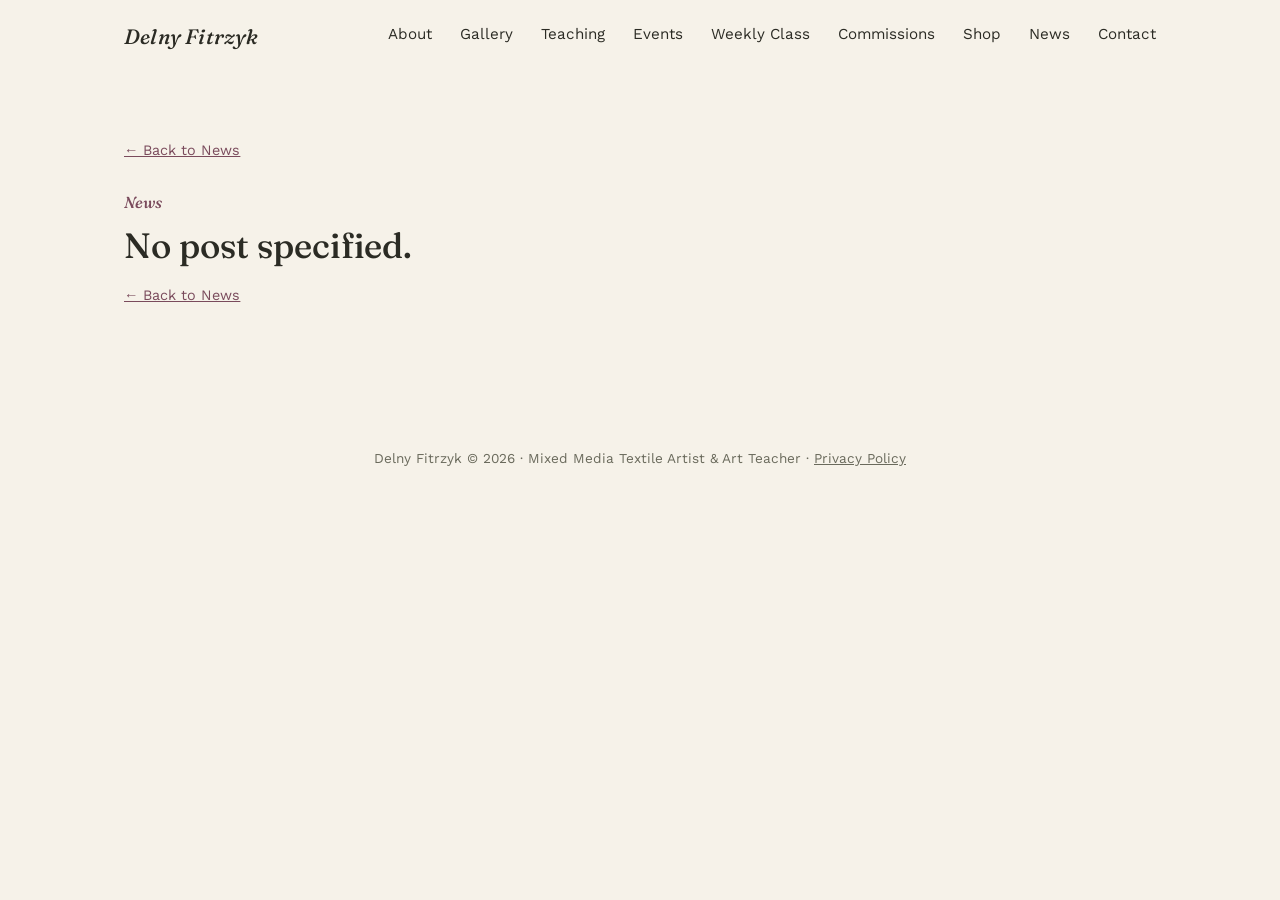
<file: post.html>
<!DOCTYPE html>
<html lang="en">
<head>
<meta charset="UTF-8">
<meta name="viewport" content="width=device-width, initial-scale=1">
<title id="page-title">News — Delny Fitrzyk</title>
<meta name="description" content="News and updates from Delny Fitrzyk, Shropshire mixed media textile artist and art teacher.">
<link rel="icon" href="favicon.svg" type="image/svg+xml">
<link rel="icon" href="favicon-32.png" sizes="32x32" type="image/png">
<link rel="apple-touch-icon" href="apple-touch-icon.png">
<meta name="theme-color" content="#3F4B36">
<meta property="og:type" content="article">
<!-- default share image; replaced with the post's own cover photo when it has one -->
<meta property="og:image" content="https://delny.org/og-image.png">
<meta property="og:site_name" content="Delny Fitrzyk">
<meta property="og:title" content="News — Delny Fitrzyk">
<meta property="og:description" content="News and updates from Delny Fitrzyk, Shropshire mixed media textile artist and art teacher.">
<meta name="twitter:card" content="summary_large_image">
<link rel="stylesheet" href="fonts.css">
<link rel="stylesheet" href="shared.css">
</head>
<body>

<a class="skip-link" href="#main">Skip to content</a>

<header>
  <div class="wrap">
    <div class="brand"><a href="index.html" style="text-decoration:none;">Delny Fitrzyk</a></div>
    <nav>
      <a href="index.html#about">About</a>
      <a href="index.html#gallery">Gallery</a>
      <a href="index.html#teaching">Teaching</a>
      <a href="index.html#events">Events</a>
      <a href="index.html#weekly">Weekly Class</a>
      <a href="index.html#commissions">Commissions</a>
      <a href="index.html#shop">Shop</a>
      <a href="index.html#news">News</a>
      <a href="index.html#contact">Contact</a>
    </nav>
  </div>
</header>

<main id="main">
<section>
  <div class="wrap">
    <a href="index.html#news" class="back-link">&larr; Back to News</a>
    <div id="post-root">
      <p>Loading…</p>
    </div>
  </div>
</section>
</main>

<footer>
  <div class="wrap">Delny Fitrzyk © 2026 · Mixed Media Textile Artist & Art Teacher · <a href="privacy.html" style="text-decoration:underline;">Privacy Policy</a></div>
</footer>

<script src="shared.js"></script>
<script>
function getSlugFromUrl() {
  return new URLSearchParams(window.location.search).get('slug') || '';
}

function renderNotFound(root, message) {
  root.innerHTML = `
    <div class="section-head">
      <span class="eyebrow-plain">News</span>
      <h2>${escapeHtml(message)}</h2>
      <p><a href="index.html#news" class="back-link" style="margin:0;">&larr; Back to News</a></p>
    </div>
  `;
}

// Updates the tab title and the description / share-preview tags to
// match the post being shown, so a shared link or a search result
// describes the post rather than the generic News page.
function setMeta(selector, value) {
  const el = document.querySelector(selector);
  if (el) el.setAttribute('content', value);
}

function renderPost(post) {
  const pageTitle = `${post.Title} — Delny Fitrzyk`;
  document.getElementById('page-title').textContent = pageTitle;
  const summary = (post.Excerpt || '').trim() || 'News and updates from Delny Fitrzyk.';
  setMeta('meta[name="description"]', summary);
  setMeta('meta[property="og:title"]', pageTitle);
  setMeta('meta[property="og:description"]', summary);
  if (post.CoverImageURL) {
    setMeta('meta[property="og:image"]', toImageUrl(post.CoverImageURL, 1200));
  }
  const root = document.getElementById('post-root');
  const cover = post.CoverImageURL
    ? `<img class="post-hero-img" src="${escapeHtml(toImageUrl(post.CoverImageURL, 1200, true))}" alt="${escapeHtml(post.Title)}">`
    : '';
  const extraImages = parseImageList(post['Additional Images']);
  const gallery = extraImages.length
    ? `<div class="post-gallery">${extraImages.map(url => `
        <figure><img src="${escapeHtml(toImageUrl(url, 1000, true))}" alt="${escapeHtml(post.Title)}" loading="lazy"></figure>
      `).join('')}</div>`
    : '';
  root.innerHTML = `
    ${cover}
    <span class="eyebrow-plain">${escapeHtml(post.Date)}</span>
    <h1 style="font-size:clamp(1.8rem,4vw,2.6rem);margin-bottom:24px;">${escapeHtml(post.Title)}</h1>
    <div class="post-body">${renderBodyHtml(post.Body)}</div>
    ${gallery}
    <a href="index.html#news" class="back-link" style="margin-top:2em;margin-bottom:0;">&larr; Back to News</a>
  `;
}

document.addEventListener('DOMContentLoaded', async () => {
  const root = document.getElementById('post-root');
  const slug = getSlugFromUrl();

  if (!slug) {
    renderNotFound(root, "No post specified.");
    return;
  }
  if (SHEET_ID === 'PASTE_YOUR_GOOGLE_SHEET_ID_HERE') {
    renderNotFound(root, "The News section isn't connected to a Google Sheet yet.");
    return;
  }

  try {
    const items = await fetchTab(NEWS_TAB, ['Date', 'Title', 'Excerpt']);
    const post = items.find(p => newsPostSlug(p, items) === slug);
    if (!post) {
      renderNotFound(root, "Couldn't find that post.");
      return;
    }
    renderPost(post);
  } catch (err) {
    console.warn('[Delny site] Post:', err.message);
    renderNotFound(root, "Couldn't load that post right now.");
  }
});
</script>

</body>
</html>
</file>
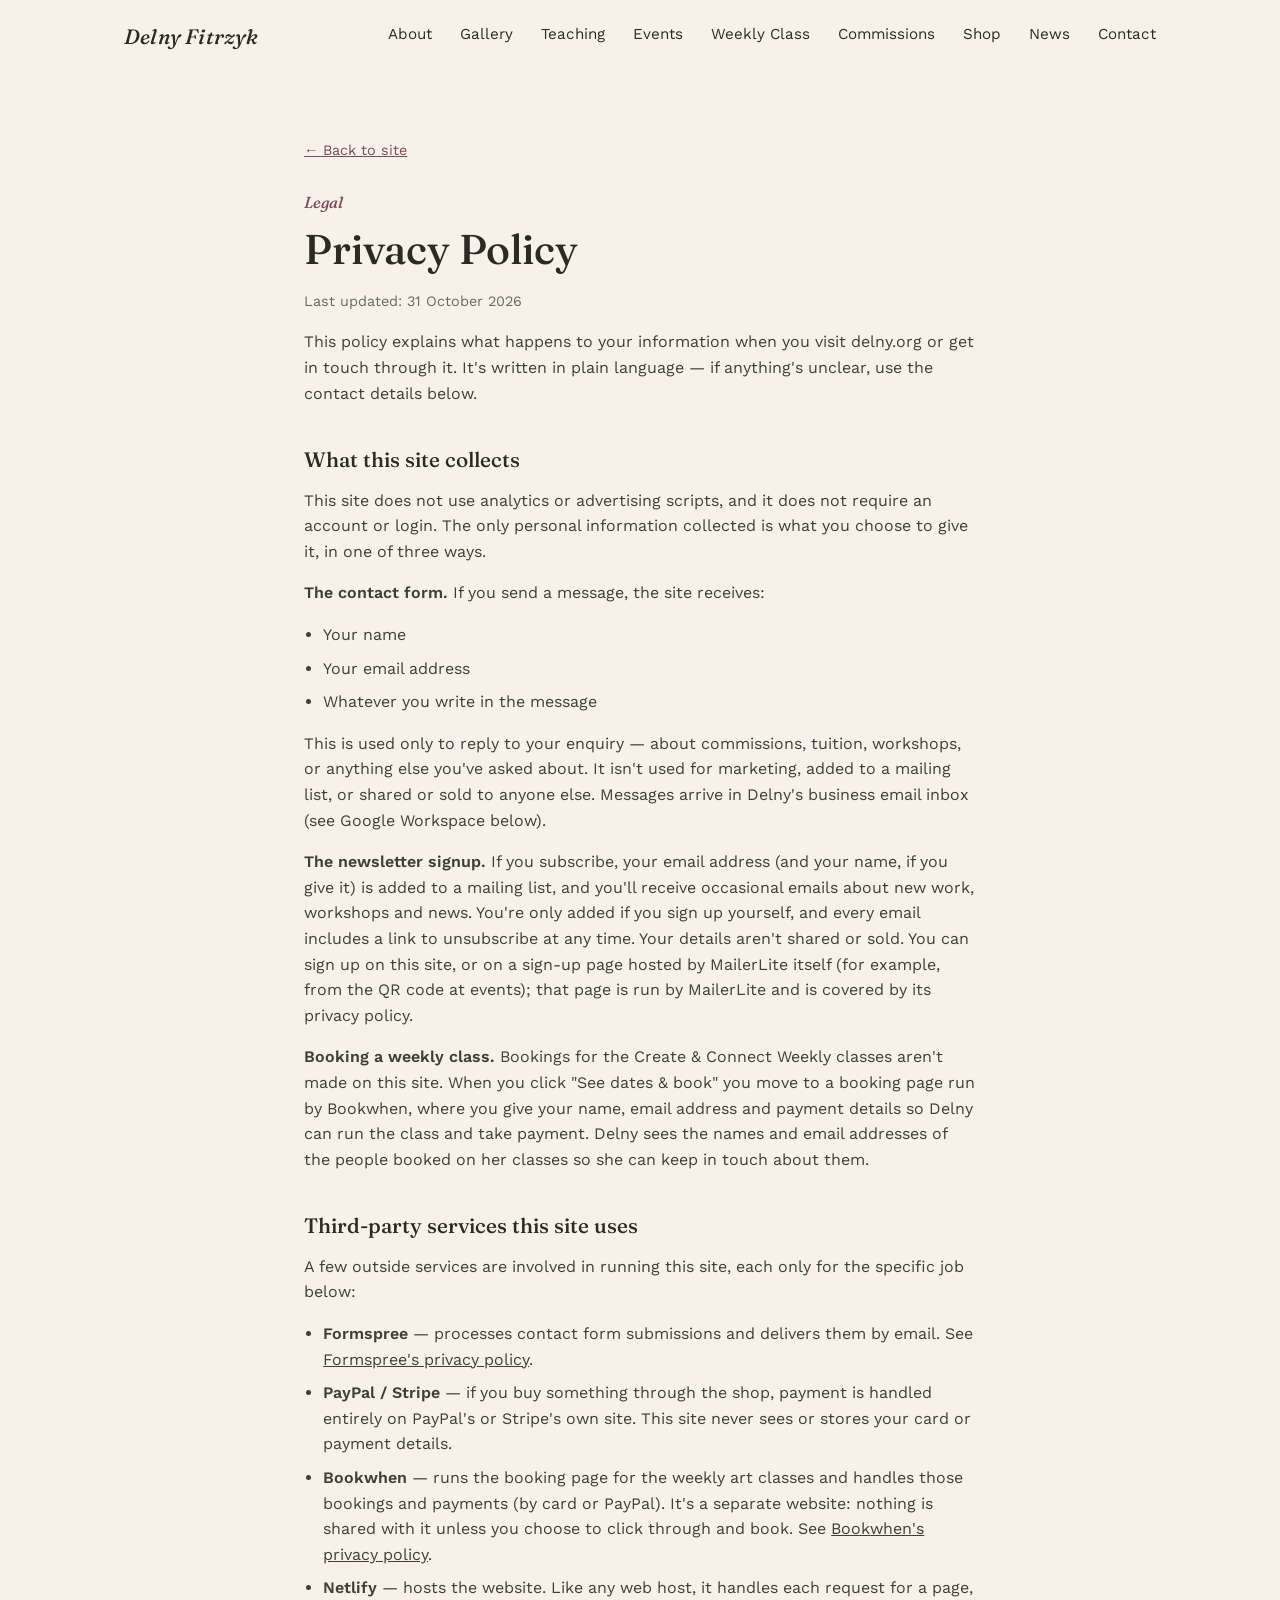
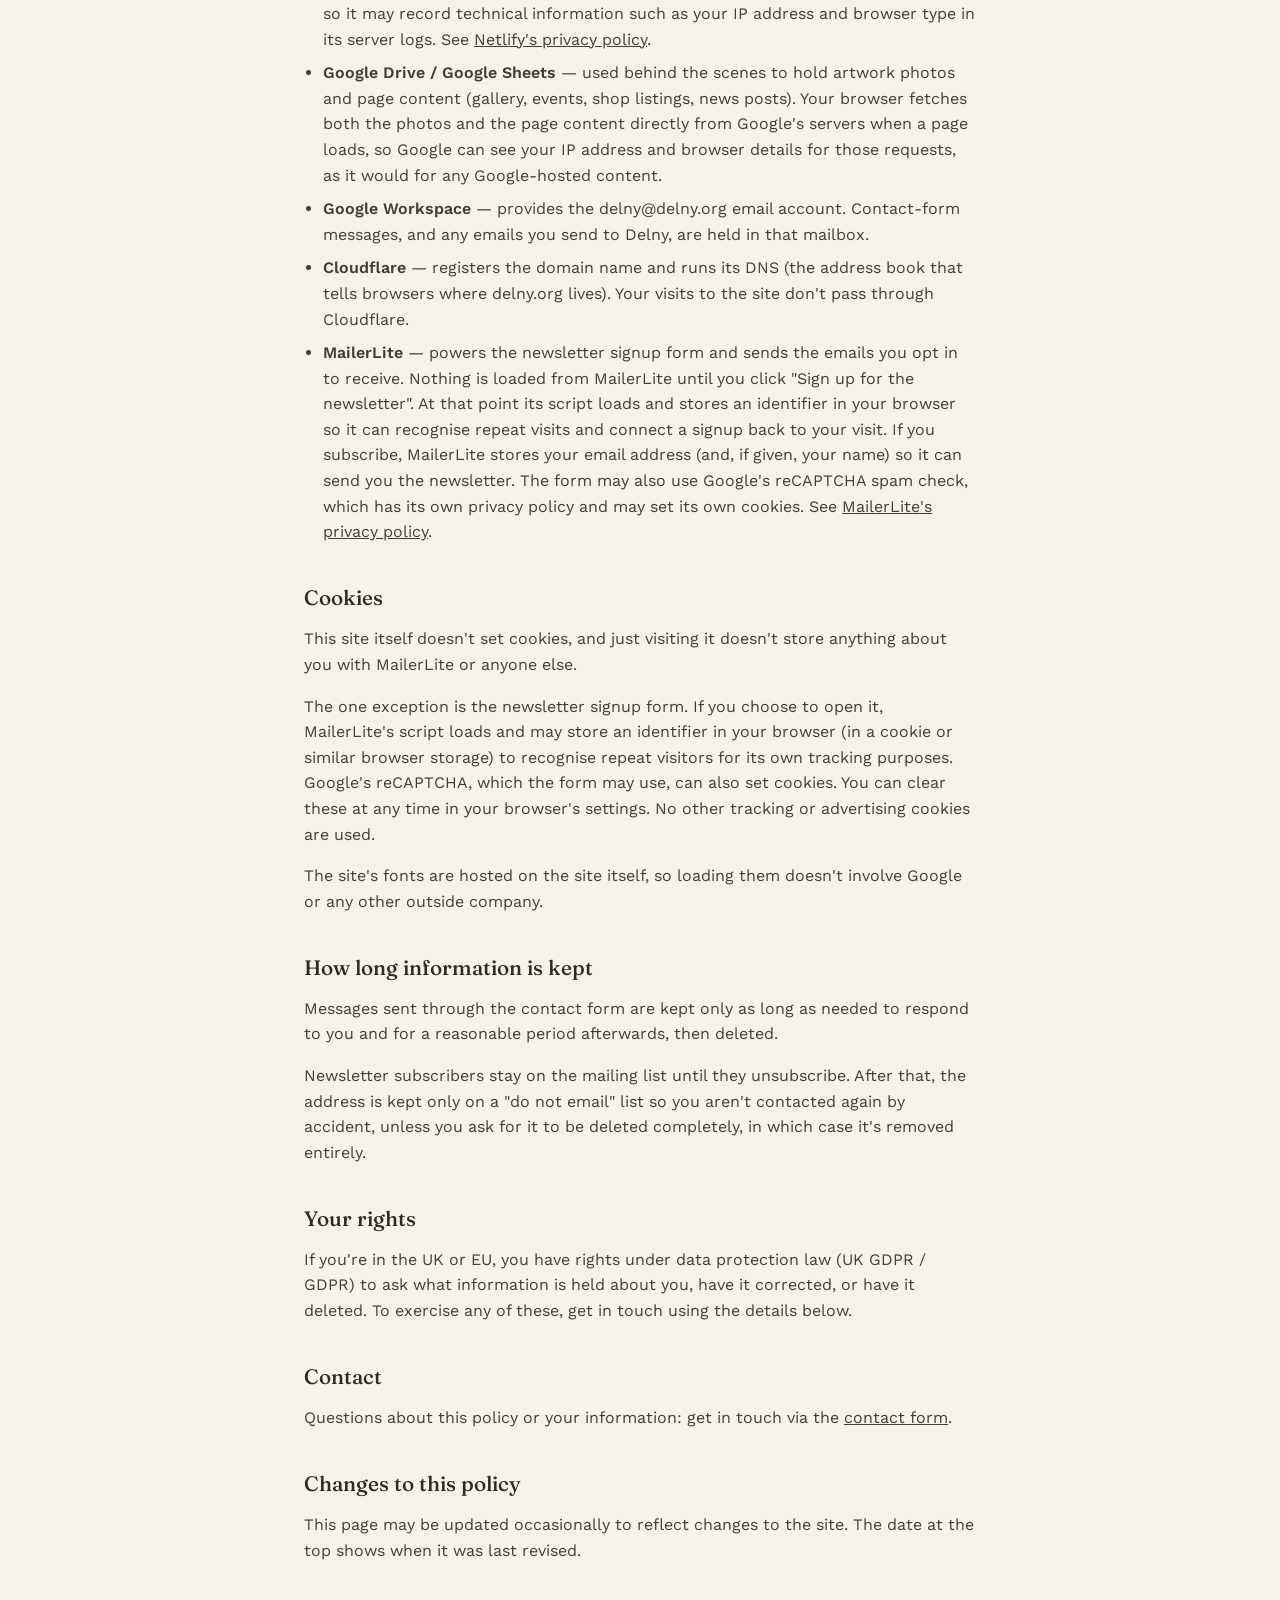
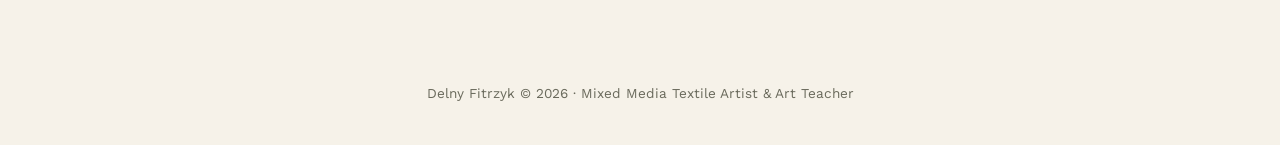
<file: privacy.html>
<!DOCTYPE html>
<html lang="en">
<head>
<meta charset="UTF-8">
<meta name="viewport" content="width=device-width, initial-scale=1">
<title>Privacy Policy — Delny Fitrzyk</title>
<meta name="description" content="How delny.org handles your information: the contact form, the newsletter, and the third-party services the site uses.">
<link rel="icon" href="favicon.svg" type="image/svg+xml">
<link rel="icon" href="favicon-32.png" sizes="32x32" type="image/png">
<link rel="apple-touch-icon" href="apple-touch-icon.png">
<meta name="theme-color" content="#3F4B36">
<link rel="stylesheet" href="fonts.css">
<link rel="stylesheet" href="shared.css">
<style>
  .legal p, .legal li{color:#3f3f36;}
  .legal h2{font-size:1.3rem;margin-top:2em;}
  .legal ul{padding-left:1.2em;}
  .legal li{margin-bottom:0.5em;}
</style>
</head>
<body>

<a class="skip-link" href="#main">Skip to content</a>

<header>
  <div class="wrap">
    <div class="brand"><a href="index.html" style="text-decoration:none;">Delny Fitrzyk</a></div>
    <nav>
      <a href="index.html#about">About</a>
      <a href="index.html#gallery">Gallery</a>
      <a href="index.html#teaching">Teaching</a>
      <a href="index.html#events">Events</a>
      <a href="index.html#weekly">Weekly Class</a>
      <a href="index.html#commissions">Commissions</a>
      <a href="index.html#shop">Shop</a>
      <a href="index.html#news">News</a>
      <a href="index.html#contact">Contact</a>
    </nav>
  </div>
</header>

<main id="main">
<section>
  <div class="wrap legal" style="max-width:72ch;">
    <a href="index.html" class="back-link">&larr; Back to site</a>
    <span class="eyebrow-plain">Legal</span>
    <h1 style="font-size:clamp(1.8rem,4vw,2.6rem);">Privacy Policy</h1>
    <p style="color:#6a6a5c;font-size:0.9rem;">Last updated: 31 October 2026</p>

    <p>This policy explains what happens to your information when you visit delny.org or get in touch through it. It's written in plain language — if anything's unclear, use the contact details below.</p>

    <h2>What this site collects</h2>
    <p>This site does not use analytics or advertising scripts, and it does not require an account or login. The only personal information collected is what you choose to give it, in one of three ways.</p>

    <p><strong>The contact form.</strong> If you send a message, the site receives:</p>
    <ul>
      <li>Your name</li>
      <li>Your email address</li>
      <li>Whatever you write in the message</li>
    </ul>
    <p>This is used only to reply to your enquiry — about commissions, tuition, workshops, or anything else you've asked about. It isn't used for marketing, added to a mailing list, or shared or sold to anyone else. Messages arrive in Delny's business email inbox (see Google Workspace below).</p>

    <p><strong>The newsletter signup.</strong> If you subscribe, your email address (and your name, if you give it) is added to a mailing list, and you'll receive occasional emails about new work, workshops and news. You're only added if you sign up yourself, and every email includes a link to unsubscribe at any time. Your details aren't shared or sold. You can sign up on this site, or on a sign-up page hosted by MailerLite itself (for example, from the QR code at events); that page is run by MailerLite and is covered by its privacy policy.</p>

    <p><strong>Booking a weekly class.</strong> Bookings for the Create &amp; Connect Weekly classes aren't made on this site. When you click "See dates &amp; book" you move to a booking page run by Bookwhen, where you give your name, email address and payment details so Delny can run the class and take payment. Delny sees the names and email addresses of the people booked on her classes so she can keep in touch about them.</p>

    <h2>Third-party services this site uses</h2>
    <p>A few outside services are involved in running this site, each only for the specific job below:</p>
    <ul>
      <li><strong>Formspree</strong> — processes contact form submissions and delivers them by email. See <a href="https://formspree.io/legal/privacy-policy" target="_blank" rel="noopener">Formspree's privacy policy</a>.</li>
      <li><strong>PayPal / Stripe</strong> — if you buy something through the shop, payment is handled entirely on PayPal's or Stripe's own site. This site never sees or stores your card or payment details.</li>
      <li><strong>Bookwhen</strong> — runs the booking page for the weekly art classes and handles those bookings and payments (by card or PayPal). It's a separate website: nothing is shared with it unless you choose to click through and book. See <a href="https://bookwhen.com/privacy" target="_blank" rel="noopener">Bookwhen's privacy policy</a>.</li>
      <li><strong>Netlify</strong> — hosts the website. Like any web host, it handles each request for a page, so it may record technical information such as your IP address and browser type in its server logs. See <a href="https://www.netlify.com/privacy/" target="_blank" rel="noopener">Netlify's privacy policy</a>.</li>
      <li><strong>Google Drive / Google Sheets</strong> — used behind the scenes to hold artwork photos and page content (gallery, events, shop listings, news posts). Your browser fetches both the photos and the page content directly from Google's servers when a page loads, so Google can see your IP address and browser details for those requests, as it would for any Google-hosted content.</li>
      <li><strong>Google Workspace</strong> — provides the delny@delny.org email account. Contact-form messages, and any emails you send to Delny, are held in that mailbox.</li>
      <li><strong>Cloudflare</strong> — registers the domain name and runs its DNS (the address book that tells browsers where delny.org lives). Your visits to the site don't pass through Cloudflare.</li>
      <li><strong>MailerLite</strong> — powers the newsletter signup form and sends the emails you opt in to receive. Nothing is loaded from MailerLite until you click "Sign up for the newsletter". At that point its script loads and stores an identifier in your browser so it can recognise repeat visits and connect a signup back to your visit. If you subscribe, MailerLite stores your email address (and, if given, your name) so it can send you the newsletter. The form may also use Google's reCAPTCHA spam check, which has its own privacy policy and may set its own cookies. See <a href="https://www.mailerlite.com/legal/privacy-policy" target="_blank" rel="noopener">MailerLite's privacy policy</a>.</li>
    </ul>

    <h2>Cookies</h2>
    <p>This site itself doesn't set cookies, and just visiting it doesn't store anything about you with MailerLite or anyone else.</p>
    <p>The one exception is the newsletter signup form. If you choose to open it, MailerLite's script loads and may store an identifier in your browser (in a cookie or similar browser storage) to recognise repeat visitors for its own tracking purposes. Google's reCAPTCHA, which the form may use, can also set cookies. You can clear these at any time in your browser's settings. No other tracking or advertising cookies are used.</p>
    <p>The site's fonts are hosted on the site itself, so loading them doesn't involve Google or any other outside company.</p>

    <h2>How long information is kept</h2>
    <p>Messages sent through the contact form are kept only as long as needed to respond to you and for a reasonable period afterwards, then deleted.</p>
    <p>Newsletter subscribers stay on the mailing list until they unsubscribe. After that, the address is kept only on a "do not email" list so you aren't contacted again by accident, unless you ask for it to be deleted completely, in which case it's removed entirely.</p>

    <h2>Your rights</h2>
    <p>If you're in the UK or EU, you have rights under data protection law (UK GDPR / GDPR) to ask what information is held about you, have it corrected, or have it deleted. To exercise any of these, get in touch using the details below.</p>

    <h2>Contact</h2>
    <p>Questions about this policy or your information: get in touch via the <a href="index.html#contact">contact form</a>.</p>

    <h2>Changes to this policy</h2>
    <p>This page may be updated occasionally to reflect changes to the site. The date at the top shows when it was last revised.</p>
  </div>
</section>
</main>

<footer>
  <div class="wrap">Delny Fitrzyk © 2026 · Mixed Media Textile Artist & Art Teacher</div>
</footer>

</body>
</html>
</file>
<file: fonts.css>
/* Self-hosted copies of the two typefaces the site uses, so visitors'
   browsers don't have to contact Google to show them.
     Fraunces  — headings and the italic accents (SIL Open Font License)
     Work Sans — body text and buttons            (SIL Open Font License)
   Files are in /fonts. Both families are free to host and redistribute
   under the OFL. Only the weights the site actually uses are included;
   if a new weight or style is ever needed, it has to be added here. */
/* vietnamese */
@font-face {
  font-family: 'Fraunces';
  font-style: italic;
  font-weight: 500;
  font-display: swap;
  src: url(fonts/fraunces-2.woff2) format('woff2');
  unicode-range: U+0102-0103, U+0110-0111, U+0128-0129, U+0168-0169, U+01A0-01A1, U+01AF-01B0, U+0300-0301, U+0303-0304, U+0308-0309, U+0323, U+0329, U+1EA0-1EF9, U+20AB;
}
/* latin-ext */
@font-face {
  font-family: 'Fraunces';
  font-style: italic;
  font-weight: 500;
  font-display: swap;
  src: url(fonts/fraunces-1.woff2) format('woff2');
  unicode-range: U+0100-02BA, U+02BD-02C5, U+02C7-02CC, U+02CE-02D7, U+02DD-02FF, U+0304, U+0308, U+0329, U+1D00-1DBF, U+1E00-1E9F, U+1EF2-1EFF, U+2020, U+20A0-20AB, U+20AD-20C4, U+2113, U+2C60-2C7F, U+A720-A7FF;
}
/* latin */
@font-face {
  font-family: 'Fraunces';
  font-style: italic;
  font-weight: 500;
  font-display: swap;
  src: url(fonts/fraunces-3.woff2) format('woff2');
  unicode-range: U+0000-00FF, U+0131, U+0152-0153, U+02BB-02BC, U+02C6, U+02DA, U+02DC, U+0304, U+0308, U+0329, U+2000-206F, U+20AC, U+2122, U+2191, U+2193, U+2212, U+2215, U+FEFF, U+FFFD;
}
/* vietnamese */
@font-face {
  font-family: 'Fraunces';
  font-style: italic;
  font-weight: 600;
  font-display: swap;
  src: url(fonts/fraunces-2.woff2) format('woff2');
  unicode-range: U+0102-0103, U+0110-0111, U+0128-0129, U+0168-0169, U+01A0-01A1, U+01AF-01B0, U+0300-0301, U+0303-0304, U+0308-0309, U+0323, U+0329, U+1EA0-1EF9, U+20AB;
}
/* latin-ext */
@font-face {
  font-family: 'Fraunces';
  font-style: italic;
  font-weight: 600;
  font-display: swap;
  src: url(fonts/fraunces-1.woff2) format('woff2');
  unicode-range: U+0100-02BA, U+02BD-02C5, U+02C7-02CC, U+02CE-02D7, U+02DD-02FF, U+0304, U+0308, U+0329, U+1D00-1DBF, U+1E00-1E9F, U+1EF2-1EFF, U+2020, U+20A0-20AB, U+20AD-20C4, U+2113, U+2C60-2C7F, U+A720-A7FF;
}
/* latin */
@font-face {
  font-family: 'Fraunces';
  font-style: italic;
  font-weight: 600;
  font-display: swap;
  src: url(fonts/fraunces-3.woff2) format('woff2');
  unicode-range: U+0000-00FF, U+0131, U+0152-0153, U+02BB-02BC, U+02C6, U+02DA, U+02DC, U+0304, U+0308, U+0329, U+2000-206F, U+20AC, U+2122, U+2191, U+2193, U+2212, U+2215, U+FEFF, U+FFFD;
}
/* vietnamese */
@font-face {
  font-family: 'Fraunces';
  font-style: normal;
  font-weight: 400;
  font-display: swap;
  src: url(fonts/fraunces-5.woff2) format('woff2');
  unicode-range: U+0102-0103, U+0110-0111, U+0128-0129, U+0168-0169, U+01A0-01A1, U+01AF-01B0, U+0300-0301, U+0303-0304, U+0308-0309, U+0323, U+0329, U+1EA0-1EF9, U+20AB;
}
/* latin-ext */
@font-face {
  font-family: 'Fraunces';
  font-style: normal;
  font-weight: 400;
  font-display: swap;
  src: url(fonts/fraunces-6.woff2) format('woff2');
  unicode-range: U+0100-02BA, U+02BD-02C5, U+02C7-02CC, U+02CE-02D7, U+02DD-02FF, U+0304, U+0308, U+0329, U+1D00-1DBF, U+1E00-1E9F, U+1EF2-1EFF, U+2020, U+20A0-20AB, U+20AD-20C4, U+2113, U+2C60-2C7F, U+A720-A7FF;
}
/* latin */
@font-face {
  font-family: 'Fraunces';
  font-style: normal;
  font-weight: 400;
  font-display: swap;
  src: url(fonts/fraunces-4.woff2) format('woff2');
  unicode-range: U+0000-00FF, U+0131, U+0152-0153, U+02BB-02BC, U+02C6, U+02DA, U+02DC, U+0304, U+0308, U+0329, U+2000-206F, U+20AC, U+2122, U+2191, U+2193, U+2212, U+2215, U+FEFF, U+FFFD;
}
/* vietnamese */
@font-face {
  font-family: 'Fraunces';
  font-style: normal;
  font-weight: 500;
  font-display: swap;
  src: url(fonts/fraunces-5.woff2) format('woff2');
  unicode-range: U+0102-0103, U+0110-0111, U+0128-0129, U+0168-0169, U+01A0-01A1, U+01AF-01B0, U+0300-0301, U+0303-0304, U+0308-0309, U+0323, U+0329, U+1EA0-1EF9, U+20AB;
}
/* latin-ext */
@font-face {
  font-family: 'Fraunces';
  font-style: normal;
  font-weight: 500;
  font-display: swap;
  src: url(fonts/fraunces-6.woff2) format('woff2');
  unicode-range: U+0100-02BA, U+02BD-02C5, U+02C7-02CC, U+02CE-02D7, U+02DD-02FF, U+0304, U+0308, U+0329, U+1D00-1DBF, U+1E00-1E9F, U+1EF2-1EFF, U+2020, U+20A0-20AB, U+20AD-20C4, U+2113, U+2C60-2C7F, U+A720-A7FF;
}
/* latin */
@font-face {
  font-family: 'Fraunces';
  font-style: normal;
  font-weight: 500;
  font-display: swap;
  src: url(fonts/fraunces-4.woff2) format('woff2');
  unicode-range: U+0000-00FF, U+0131, U+0152-0153, U+02BB-02BC, U+02C6, U+02DA, U+02DC, U+0304, U+0308, U+0329, U+2000-206F, U+20AC, U+2122, U+2191, U+2193, U+2212, U+2215, U+FEFF, U+FFFD;
}
/* vietnamese */
@font-face {
  font-family: 'Work Sans';
  font-style: normal;
  font-weight: 400;
  font-display: swap;
  src: url(fonts/worksans-7.woff2) format('woff2');
  unicode-range: U+0102-0103, U+0110-0111, U+0128-0129, U+0168-0169, U+01A0-01A1, U+01AF-01B0, U+0300-0301, U+0303-0304, U+0308-0309, U+0323, U+0329, U+1EA0-1EF9, U+20AB;
}
/* latin-ext */
@font-face {
  font-family: 'Work Sans';
  font-style: normal;
  font-weight: 400;
  font-display: swap;
  src: url(fonts/worksans-8.woff2) format('woff2');
  unicode-range: U+0100-02BA, U+02BD-02C5, U+02C7-02CC, U+02CE-02D7, U+02DD-02FF, U+0304, U+0308, U+0329, U+1D00-1DBF, U+1E00-1E9F, U+1EF2-1EFF, U+2020, U+20A0-20AB, U+20AD-20C4, U+2113, U+2C60-2C7F, U+A720-A7FF;
}
/* latin */
@font-face {
  font-family: 'Work Sans';
  font-style: normal;
  font-weight: 400;
  font-display: swap;
  src: url(fonts/worksans-9.woff2) format('woff2');
  unicode-range: U+0000-00FF, U+0131, U+0152-0153, U+02BB-02BC, U+02C6, U+02DA, U+02DC, U+0304, U+0308, U+0329, U+2000-206F, U+20AC, U+2122, U+2191, U+2193, U+2212, U+2215, U+FEFF, U+FFFD;
}
/* vietnamese */
@font-face {
  font-family: 'Work Sans';
  font-style: normal;
  font-weight: 500;
  font-display: swap;
  src: url(fonts/worksans-7.woff2) format('woff2');
  unicode-range: U+0102-0103, U+0110-0111, U+0128-0129, U+0168-0169, U+01A0-01A1, U+01AF-01B0, U+0300-0301, U+0303-0304, U+0308-0309, U+0323, U+0329, U+1EA0-1EF9, U+20AB;
}
/* latin-ext */
@font-face {
  font-family: 'Work Sans';
  font-style: normal;
  font-weight: 500;
  font-display: swap;
  src: url(fonts/worksans-8.woff2) format('woff2');
  unicode-range: U+0100-02BA, U+02BD-02C5, U+02C7-02CC, U+02CE-02D7, U+02DD-02FF, U+0304, U+0308, U+0329, U+1D00-1DBF, U+1E00-1E9F, U+1EF2-1EFF, U+2020, U+20A0-20AB, U+20AD-20C4, U+2113, U+2C60-2C7F, U+A720-A7FF;
}
/* latin */
@font-face {
  font-family: 'Work Sans';
  font-style: normal;
  font-weight: 500;
  font-display: swap;
  src: url(fonts/worksans-9.woff2) format('woff2');
  unicode-range: U+0000-00FF, U+0131, U+0152-0153, U+02BB-02BC, U+02C6, U+02DA, U+02DC, U+0304, U+0308, U+0329, U+2000-206F, U+20AC, U+2122, U+2191, U+2193, U+2212, U+2215, U+FEFF, U+FFFD;
}
/* vietnamese */
@font-face {
  font-family: 'Work Sans';
  font-style: normal;
  font-weight: 600;
  font-display: swap;
  src: url(fonts/worksans-7.woff2) format('woff2');
  unicode-range: U+0102-0103, U+0110-0111, U+0128-0129, U+0168-0169, U+01A0-01A1, U+01AF-01B0, U+0300-0301, U+0303-0304, U+0308-0309, U+0323, U+0329, U+1EA0-1EF9, U+20AB;
}
/* latin-ext */
@font-face {
  font-family: 'Work Sans';
  font-style: normal;
  font-weight: 600;
  font-display: swap;
  src: url(fonts/worksans-8.woff2) format('woff2');
  unicode-range: U+0100-02BA, U+02BD-02C5, U+02C7-02CC, U+02CE-02D7, U+02DD-02FF, U+0304, U+0308, U+0329, U+1D00-1DBF, U+1E00-1E9F, U+1EF2-1EFF, U+2020, U+20A0-20AB, U+20AD-20C4, U+2113, U+2C60-2C7F, U+A720-A7FF;
}
/* latin */
@font-face {
  font-family: 'Work Sans';
  font-style: normal;
  font-weight: 600;
  font-display: swap;
  src: url(fonts/worksans-9.woff2) format('woff2');
  unicode-range: U+0000-00FF, U+0131, U+0152-0153, U+02BB-02BC, U+02C6, U+02DA, U+02DC, U+0304, U+0308, U+0329, U+2000-206F, U+20AC, U+2122, U+2191, U+2193, U+2212, U+2215, U+FEFF, U+FFFD;
}
</file>
<file: shared.css>
/* ====================================================================
   SHARED STYLES — used by both index.html and post.html
   ==================================================================== */
:root{
  --linen:#F6F2E9;
  --linen-deep:#EFE8D8;
  --ink:#2B2B24;
  --moss:#3F4B36;
  --moss-dark:#2E3728;
  --berry:#7A4B5C;
  --ochre:#B98A2E;
  --ochre-soft:#EBDBB0;
  --line: rgba(43,43,36,0.18);
}
*{box-sizing:border-box;}
html{scroll-behavior:smooth;}
body{
  margin:0;
  background:var(--linen);
  color:var(--ink);
  font-family:'Work Sans', sans-serif;
  font-size:16px;
  line-height:1.6;
}
h1,h2,h3{
  font-family:'Fraunces', serif;
  font-weight:500;
  margin:0 0 0.4em 0;
  line-height:1.15;
}
a{color:inherit;}
img{max-width:100%;display:block;}
.wrap{max-width:1080px;margin:0 auto;padding:0 24px;}

/* stitched divider */
.stitch{
  height:1px;
  background-image:repeating-linear-gradient(to right, var(--line) 0 8px, transparent 8px 16px);
  border:none;
  margin:0;
}

/* header */
header{
  padding:20px 0;
  background:var(--linen);
}
header .wrap{display:flex;justify-content:space-between;align-items:center;}
.brand{font-family:'Fraunces', serif;font-size:1.3rem;font-style:italic;font-weight:500;letter-spacing:0.01em;white-space:nowrap;}
nav{display:none;gap:28px;font-size:0.95rem;}
nav a{text-decoration:none;position:relative;padding-bottom:4px;}
nav a:hover{color:var(--berry);}
@media(min-width:1120px){nav{display:flex;}}

/* mobile menu button + dropdown (built by initMobileNav in shared.js) */
/* The header stays pinned to the top of the screen while scrolling, so
   the menu is always one tap away. --header-h is set from the header's
   real height by initStickyHeader() in shared.js; scroll-padding-top
   uses it so that jumping to a section (#shop etc.) lands just below
   the header instead of underneath it. It's the header's height minus
   1px — flush, with no gap, because any gap would show a strip of the
   section above peeping out under the header. (The 1px covers the
   header's height being rounded to a whole pixel.) */
header{position:sticky;top:0;z-index:20;transition:box-shadow .2s ease;}
header.is-stuck{box-shadow:0 1px 0 rgba(43,43,36,0.08),0 8px 20px rgba(43,43,36,0.08);}
html{scroll-padding-top:calc(var(--header-h, 76px) - 1px);}
.nav-toggle{
  display:flex;flex-direction:column;justify-content:center;gap:5px;
  width:44px;height:44px;margin:-8px -10px -8px 0;padding:0 10px;
  background:none;border:none;cursor:pointer;color:var(--ink);
}
.nav-toggle span{display:block;height:2px;background:currentColor;border-radius:1px;transition:transform .2s ease,opacity .2s ease;}
header.nav-open .nav-toggle span:nth-child(1){transform:translateY(7px) rotate(45deg);}
header.nav-open .nav-toggle span:nth-child(2){opacity:0;}
header.nav-open .nav-toggle span:nth-child(3){transform:translateY(-7px) rotate(-45deg);}
@media(max-width:1119.98px){
  header.nav-open nav{
    display:flex;flex-direction:column;gap:0;
    position:absolute;top:100%;left:0;right:0;
    background:var(--linen);
    padding:4px 24px 14px;
    border-top:1px solid rgba(43,43,36,0.12);
    box-shadow:0 14px 24px rgba(43,43,36,0.12);
    /* never taller than the screen (a phone held sideways): scroll
       inside the menu instead of running off the bottom */
    max-height:calc(100vh - var(--header-h, 76px));
    overflow-y:auto;
  }
  header.nav-open nav a{padding:14px 0;border-bottom:1px solid rgba(43,43,36,0.1);font-size:1.05rem;}
  header.nav-open nav a:last-child{border-bottom:none;}
}
@media(min-width:1120px){.nav-toggle{display:none;}}

/* contact-form spam trap: off-screen rather than display:none, which
   bots are more likely to recognise and skip */
.hp-field{position:absolute;left:-9999px;top:auto;width:1px;height:1px;overflow:hidden;}

.header-right{display:flex;align-items:center;gap:24px;}
/* "Skip to content" — invisible until a keyboard user tabs to it */
.skip-link{
  position:absolute;left:12px;top:-64px;z-index:100;
  background:var(--moss);color:var(--linen);
  padding:10px 16px;border-radius:2px;text-decoration:none;
  transition:top .15s ease;
}
.skip-link:focus{top:12px;}

/* Small controls get a larger invisible touch area (about 44px, the
   usual comfortable minimum for a thumb) without changing how they
   look: the pseudo-element extends the clickable box past the visible
   one. */
.social-links a,.gallery-arrow,.blurb-toggle,.event-link,.news-card .read-more,.testimonial-dot{position:relative;}
.social-links a::after,.gallery-arrow::after{content:"";position:absolute;inset:-10px;}
.blurb-toggle::after,.event-link::after,.news-card .read-more::after{content:"";position:absolute;inset:-12px -8px;}
.testimonial-dot::after{content:"";position:absolute;inset:-9px;}

.social-links{display:flex;gap:16px;}
.social-links a{display:flex;}
.social-links a:hover{color:var(--berry);}
.social-icon{width:24px;height:24px;fill:none;stroke:currentColor;stroke-width:1.3;stroke-linecap:round;stroke-linejoin:round;}
.footer-social{justify-content:center;margin:0 0 16px;}

/* hero */
.hero{
  background:var(--moss); /* fallback shown briefly before the photo loads */
  color:var(--linen);
  padding:90px 0 70px;
  position:relative;
  overflow:hidden;
}
.hero::before{
  content:"";
  position:absolute;
  inset:0;
  z-index:0;
  background-image:
    linear-gradient(rgba(46,55,40,0.45), rgba(46,55,40,0.45)),
    url('https://lh3.googleusercontent.com/d/1t58tdUTsbZOy5jJSNsnALin8qFEDSBko=w1600-rj-l82');
  background-size:cover;
  background-position:center 40%;
}
.hero .wrap{position:relative;z-index:2;max-width:640px;}
.hero .kicker{
  font-family:'Fraunces', serif;
  font-style:italic;
  color:#C9D2BE;
  font-size:1.05rem;
  margin-bottom:14px;
}
.hero h1{
  font-size:clamp(2.1rem, 5vw, 3.3rem);
  color:#fff;
}
.hero p{
  max-width:46ch;
  color:#DCE3D2;
  font-size:1.05rem;
  margin-top:18px;
}
.hero .cta-row{margin-top:32px;display:flex;gap:16px;flex-wrap:wrap;}
.btn{
  display:inline-block;
  padding:13px 26px;
  border-radius:2px;
  text-decoration:none;
  font-size:0.95rem;
  font-weight:500;
  border:1px solid transparent;
  transition:transform .15s ease;
}
.btn:hover{transform:translateY(-1px);}
.btn-primary{background:var(--ochre);color:var(--moss-dark);}
.btn-ghost{border-color:rgba(255,255,255,0.5);color:#fff;}

.hero::after{
  content:"";
  position:absolute;
  z-index:1;
  right:-60px;top:-60px;
  width:320px;height:320px;
  border-radius:50%;
  background:radial-gradient(circle, rgba(185,138,46,0.25), transparent 70%);
}

section{padding:64px 0;}
.eyebrow-plain{
  font-family:'Fraunces', serif;
  font-style:italic;
  color:var(--berry);
  font-size:1rem;
  margin-bottom:10px;
  display:block;
}
.section-head{max-width:56ch;margin-bottom:36px;}
.section-head h2{font-size:clamp(1.6rem,3.4vw,2.2rem);}
.section-head p{color:#4b4b40;}

/* about */
.about-grid{display:grid;gap:36px;}
@media(min-width:760px){.about-grid{grid-template-columns:0.9fr 1.1fr;align-items:center;}}
.about-grid img{border-radius:2px;}
.about-text p{max-width:56ch;}

/* teaching — a small scrapbook-style photo pair beside the text */
.teaching-grid{display:grid;gap:44px;align-items:center;}
@media(min-width:760px){.teaching-grid{grid-template-columns:1.1fr 0.9fr;}}
.teaching-photos{position:relative;margin-bottom:44px;max-width:340px;}
@media(min-width:760px){.teaching-photos{margin-bottom:0;margin-left:auto;}}
.teaching-photos figure{margin:0;}
.teaching-photos img{width:100%;aspect-ratio:4/5;object-fit:cover;display:block;}
.teaching-photos .photo-a{
  width:82%;
  margin-left:auto;
  border-radius:2px;
  overflow:hidden;
  box-shadow:0 18px 40px rgba(43,43,36,0.2);
  transform:rotate(-2deg);
}
.teaching-photos .photo-b{
  position:absolute;
  left:0;
  bottom:-44px;
  width:56%;
  background:var(--linen);
  padding:6px 6px 10px;
  border-radius:2px;
  box-shadow:0 18px 40px rgba(43,43,36,0.25);
  transform:rotate(4deg);
  z-index:1;
}
.teaching-photos .photo-b img{border-radius:1px;}

/* gallery — 2x2 grid of categories, each independently scrollable */
.gallery-bg{background:var(--linen-deep);}
.gallery-categories{
  display:grid;
  grid-template-columns:1fr;
  gap:36px;
}
@media(min-width:760px){.gallery-categories{grid-template-columns:1fr 1fr;}}
.gallery-category{min-width:0;}
.gallery-category h3{
  font-size:1.05rem;
  margin-bottom:14px;
}
.gallery-scroll-wrap{display:flex;align-items:center;gap:8px;}
.gallery-strip{
  display:flex;
  gap:12px;
  overflow-x:auto;
  scroll-snap-type:x mandatory;
  scroll-behavior:smooth;
  padding-bottom:4px;
  flex:1;
  min-width:0;
}
.gallery-strip a{
  flex:0 0 130px;
  display:block;
  scroll-snap-align:start;
}
.gallery-strip figure{
  margin:0;
  width:100%;
  overflow:hidden;
  border-radius:2px;
  aspect-ratio:1/1;
  background:#ddd;
}
.gallery-strip img{width:100%;height:100%;object-fit:cover;transition:transform .4s ease;}
.gallery-strip a:hover img{transform:scale(1.05);}
.gallery-arrow{
  flex:0 0 auto;
  width:32px;height:32px;
  border-radius:50%;
  border:1px solid var(--line);
  background:var(--linen);
  color:var(--ink);
  font-size:1.1rem;
  line-height:1;
  cursor:pointer;
  display:flex;align-items:center;justify-content:center;
}
.gallery-arrow:hover{background:var(--moss);color:var(--linen);border-color:var(--moss);}

/* teaching quote */
.quote-block{
  background:var(--moss);
  color:var(--linen);
  padding:60px 0;
}
.quote-block blockquote{
  font-family:'Fraunces', serif;
  font-style:italic;
  font-size:clamp(1.2rem,2.6vw,1.6rem);
  max-width:60ch;
  margin:0 0 18px 0;
  line-height:1.4;
}
.quote-block cite{font-style:normal;color:#C9D2BE;font-size:0.9rem;}

/* testimonials — auto-advancing horizontal carousel */
.testimonial-band{background:var(--moss);color:var(--linen);padding:70px 0;overflow:hidden;}
.testimonial-viewport{overflow:hidden;}
.testimonial-track{display:flex;transition:transform 0.6s ease;}
.testimonial-slide{flex:0 0 100%;max-width:100%;box-sizing:border-box;text-align:center;padding:0 24px;}
.testimonial-slide blockquote{
  font-family:'Fraunces', serif;
  font-style:italic;
  font-size:clamp(1.1rem,2.4vw,1.5rem);
  max-width:62ch;
  margin:0 auto 18px;
  line-height:1.5;
}
.testimonial-slide cite{font-style:normal;color:#C9D2BE;font-size:0.9rem;}
.testimonial-dots{display:flex;justify-content:center;gap:14px;margin-top:32px;}
.testimonial-dot{
  width:8px;height:8px;padding:0;border-radius:50%;
  background:rgba(255,255,255,0.3);border:none;cursor:pointer;
  transition:background .2s ease;
}
.testimonial-dot.active{background:var(--linen);}

/* events */
.event-list{display:flex;flex-direction:column;}
.event-list[hidden]{display:none;}
.event-row{
  display:grid;
  grid-template-columns:100px 1fr;
  gap:20px;
  padding:22px 0;
  border-top:1px solid var(--line);
  align-items:start;
}
.event-row:last-child{border-bottom:1px solid var(--line);}
.event-date{
  font-family:'Fraunces', serif;
  font-style:italic;
  font-size:0.85rem;
  display:inline-block;
  padding:7px 12px;
  border-radius:20px;
  text-align:center;
  white-space:nowrap;
}
/* cycle a soft moss / berry / ochre tint per row so the list doesn't
   read as one flat block — purely decorative, no meaning to the order */
.event-row:nth-child(3n+1) .event-date{background:rgba(63,75,54,0.12);color:var(--moss-dark);}
.event-row:nth-child(3n+2) .event-date{background:rgba(122,75,92,0.14);color:var(--berry);}
.event-row:nth-child(3n+3) .event-date{background:rgba(185,138,46,0.18);color:#8a6414;}
.event-title{font-family:'Fraunces', serif;font-size:1.15rem;margin-bottom:8px;}
.event-meta{display:flex;flex-wrap:wrap;gap:6px 16px;margin-bottom:8px;}
.event-meta .meta-item{display:inline-flex;align-items:center;gap:6px;font-size:0.88rem;color:#5b5b4e;}
.venue-logo{width:16px;height:16px;flex:0 0 auto;border-radius:50%;object-fit:cover;background:var(--linen-deep);}
.icon{width:14px;height:14px;flex:0 0 auto;fill:none;stroke:currentColor;stroke-width:1.3;stroke-linecap:round;stroke-linejoin:round;opacity:0.8;}
.option-group-title .icon{width:18px;height:18px;}
.event-blurb{font-size:0.92rem;color:#4b4b40;margin:0 0 10px 0;max-width:56ch;}
.blurb-rest[hidden]{display:none;}
.blurb-toggle{display:inline;background:none;border:none;padding:0;margin-left:4px;font:inherit;font-size:0.85rem;text-decoration:underline;color:var(--berry);cursor:pointer;}
.blurb-toggle:hover{color:var(--moss-dark);}
.event-link{font-size:0.88rem;text-decoration:underline;color:var(--berry);}
/* past events: softened, no booking link, labelled so it's obvious */
.event-row.is-past{opacity:0.62;}
.event-past-tag{
  display:inline-block;
  font-size:0.7rem;
  letter-spacing:0.08em;
  text-transform:uppercase;
  color:#6a6a5c;
  border:1px solid rgba(43,43,36,0.25);
  border-radius:2px;
  padding:1px 7px;
  margin-bottom:6px;
}

/* a larger venue image, filling the space to the right of the text on
   wider screens (the blurb's own 56ch cap is what leaves that space) */
.event-venue-img{display:none;}
@media(min-width:860px){
  .event-row.has-venue-img{grid-template-columns:100px 1fr 220px;}
  .event-row.has-venue-img .event-venue-img{
    display:block;
    width:100%;
    aspect-ratio:4/3;
    object-fit:cover;
    border-radius:2px;
    background:var(--linen-deep);
  }
}

/* news — homepage teaser cards */
.news-list{display:grid;gap:28px;grid-template-columns:repeat(auto-fit,minmax(260px,1fr));}
.news-list[hidden]{display:none;}
.news-toggle{
  margin-top:28px;
  font-family:'Fraunces', serif;
  font-style:italic;
  font-size:0.9rem;
  color:var(--berry);
  background:none;
  border:none;
  text-decoration:underline;
  cursor:pointer;
  padding:0;
}
.news-post{border-top:1px solid var(--line);padding-top:18px;}
.news-date{font-family:'Fraunces', serif;font-style:italic;color:var(--berry);font-size:0.9rem;margin-bottom:6px;}
.news-post h3{font-size:1.1rem;margin-bottom:8px;}
.news-post p{font-size:0.92rem;color:#4b4b40;margin:0 0 10px 0;}

.news-card{display:block;text-decoration:none;color:inherit;}
/* Cover images fill a 16:10 frame and are cropped to fit it, so a cover
   image works best when it's close to that shape (e.g. 1600 x 1000 px). */
.news-card .thumb{aspect-ratio:16/10;background:#ddd;border-radius:2px;overflow:hidden;margin-bottom:14px;}
.news-card .thumb img{width:100%;height:100%;object-fit:cover;transition:transform .4s ease;}
.news-card:hover .thumb img{transform:scale(1.04);}
.news-card h3{font-size:1.1rem;margin-bottom:8px;}
.news-card p{font-size:0.92rem;color:#4b4b40;margin:0 0 10px 0;}
.news-card .read-more{font-size:0.85rem;text-decoration:underline;color:var(--berry);}

/* news — full post page */
.post-hero-img{width:100%;max-height:440px;object-fit:cover;border-radius:2px;margin-bottom:28px;background:#ddd;}
.post-body{max-width:68ch;}
.post-body p{margin:0 0 1.2em 0;}
.post-body .post-image{margin:1.8em 0;}
.post-body .post-image img{border-radius:2px;}
.post-body a{color:var(--berry);text-decoration:underline;}

.post-gallery{
  display:grid;
  grid-template-columns:repeat(2, 1fr);
  gap:14px;
  max-width:68ch;
  margin-top:2em;
}
.post-gallery figure{margin:0;overflow:hidden;border-radius:2px;aspect-ratio:4/3;background:#ddd;}
.post-gallery img{width:100%;height:100%;object-fit:cover;}
/* An odd image out — the last one, when the total count is odd — spans
   the full row instead of sitting small on one side with a gap next to
   it. Works automatically for any odd count (3, 5, 7…), no JS needed. */
.post-gallery figure:last-child:nth-child(odd){grid-column:1 / -1;aspect-ratio:16/9;}
.back-link{display:inline-block;margin-bottom:28px;font-size:0.9rem;color:var(--berry);text-decoration:underline;}

/* shop */
.shop-grid{display:grid;gap:24px;grid-template-columns:repeat(auto-fit,minmax(220px,1fr));}
.shop-card{background:var(--linen-deep);padding:18px;border-radius:2px;}
/* Every thumb is the same fixed-height box, so a row of cards lines
   up neatly regardless of each photo's own shape — but nothing is
   ever cropped to force-fit it. The full, uncropped photo (thumb-fg)
   sits centred via object-fit:contain; any leftover space around it
   (e.g. either side of a square card photo) is filled by a second,
   blurred, oversized copy of the same photo behind it (thumb-bg)
   rather than flat empty colour — reads as an intentional frame,
   not a gap. */
.shop-card .thumb{position:relative;aspect-ratio:4/3;border-radius:2px;margin-bottom:14px;overflow:hidden;background:var(--linen);}
.shop-card .thumb-bg{
  position:absolute;
  inset:-14px;
  width:calc(100% + 28px);
  height:calc(100% + 28px);
  object-fit:cover;
  filter:blur(18px) brightness(0.92);
  transform:scale(1.08);
}
/* Shop images open full-screen on click/tap. The small magnifier badge
   is there for touch screens, which have no hover to hint at it. */
.shop-card .thumb[role="button"]{cursor:zoom-in;}
.shop-card .thumb[role="button"]:focus-visible{outline:3px solid var(--ochre);outline-offset:2px;}
.shop-card .thumb[role="button"]::after{
  content:"";
  position:absolute;right:10px;bottom:10px;z-index:2;
  width:32px;height:32px;border-radius:50%;
  background:rgba(251,248,240,0.92) url("data:image/svg+xml,%3Csvg xmlns='http://www.w3.org/2000/svg' viewBox='0 0 20 20' fill='none' stroke='%232B2B24' stroke-width='1.6' stroke-linecap='round'%3E%3Ccircle cx='8.5' cy='8.5' r='5.5'/%3E%3Cpath d='M12.6 12.6L17 17M6.5 8.5h4M8.5 6.5v4'/%3E%3C/svg%3E") center/17px 17px no-repeat;
  box-shadow:0 1px 5px rgba(0,0,0,0.28);
  pointer-events:none;
}
.shop-card .thumb-fg{
  position:relative;
  z-index:1;
  width:100%;
  height:100%;
  object-fit:contain;
  display:block;
}
.shop-card h3{font-size:1.05rem;margin-bottom:4px;}
.shop-card .dimensions{font-size:0.8rem;color:#6a6a5c;margin-bottom:8px;}
.shop-card .description{font-size:0.88rem;color:#4b4b40;margin:0 0 12px 0;}
.shop-card .price{font-family:'Fraunces', serif;font-style:italic;color:var(--berry);margin-bottom:12px;}
.buy-btn{
  display:inline-block;
  font-size:0.85rem;
  padding:9px 16px;
  background:var(--moss);
  color:var(--linen);
  text-decoration:none;
  border-radius:2px;
}

/* shop — multiple purchase options per piece (e.g. original / print / cards).
   Each group's price/buy rows start collapsed behind its title, which
   doubles as a reveal toggle — keeps a piece with several categories
   from turning into a wall of prices. */
.shop-options{margin-top:12px;display:flex;flex-direction:column;gap:14px;}
.option-group-title{
  display:flex;align-items:center;justify-content:space-between;gap:7px;
  width:100%;
  background:none;
  border:none;
  padding:0;
  text-align:left;
  cursor:pointer;
  font-family:'Fraunces', serif;
  font-style:italic;
  font-size:0.9rem;
  color:var(--moss-dark);
  margin-bottom:2px;
}
.option-group-label{display:flex;align-items:center;gap:7px;}
.option-toggle-icon{
  width:13px;height:13px;flex:0 0 auto;
  fill:none;stroke:currentColor;stroke-width:1.6;
  stroke-linecap:round;stroke-linejoin:round;
  transition:transform 0.2s ease;
}
.option-group-title[aria-expanded="true"] .option-toggle-icon{transform:rotate(180deg);}
.option-rows[hidden]{display:none;}
.option-row{
  display:flex;
  align-items:center;
  justify-content:space-between;
  gap:10px;
  padding:7px 0;
  border-top:1px solid rgba(43,43,36,0.1);
  font-size:0.88rem;
}
.option-row:first-of-type{border-top:none;}
.option-variant{color:#4b4b40;flex:1;}
.option-price{font-family:'Fraunces', serif;font-style:italic;color:var(--berry);white-space:nowrap;}
.option-buy{
  font-size:0.78rem;
  padding:5px 12px;
  background:var(--moss);
  color:var(--linen);
  text-decoration:none;
  border-radius:2px;
  white-space:nowrap;
}
.option-buy:hover{background:var(--moss-dark);}

/* weekly class — Create & Connect Weekly.
   Deliberately looks different from the Events list above it: its own
   warm band, a "stitched" dashed-border card, and one clear booking
   button, so it reads as a regular class rather than a one-off event. */
.weekly-band{background:var(--ochre-soft);}
.weekly-head{max-width:60ch;margin-bottom:32px;}
.weekly-head h2{font-size:clamp(1.8rem,4vw,2.6rem);margin-bottom:0.3em;}
.weekly-head p{color:#4b4b40;margin:0;}
.weekly-tag{
  display:inline-block;
  font-size:0.72rem;font-weight:600;
  letter-spacing:0.1em;text-transform:uppercase;
  color:var(--moss-dark);background:var(--ochre);
  padding:4px 12px;border-radius:2px;
  margin-bottom:14px;
}
.weekly-list{display:grid;gap:22px;}
.weekly-card{
  background:#FBF8F0;
  border:2px dashed var(--ochre);
  border-radius:2px;
  padding:28px;
  display:grid;gap:26px;
}
@media(min-width:800px){
  .weekly-card{grid-template-columns:1.15fr 1fr;gap:44px;padding:36px;align-items:start;}
}
.weekly-status{
  display:inline-block;
  font-size:0.78rem;font-weight:500;
  padding:3px 11px;border-radius:999px;
  margin-bottom:12px;
}
.weekly-status.is-open{background:var(--moss);color:var(--linen);}
.weekly-status.is-full{background:var(--berry);color:#fff;}
.weekly-status.is-soon{background:transparent;color:var(--moss-dark);border:1px solid var(--ochre);}
.weekly-main h3{font-size:clamp(1.5rem,3vw,2rem);margin:0 0 0.2em;}
.weekly-summary{
  font-family:'Fraunces', serif;font-style:italic;
  font-size:1.1rem;color:var(--berry);
  margin:0 0 14px;
}
.weekly-desc p{color:#4b4b40;margin:0 0 0.8em;font-size:0.95rem;}
.weekly-desc p:last-child{margin-bottom:0;}
.weekly-facts{margin:0 0 22px;}
.weekly-facts > div{
  display:grid;grid-template-columns:5.5em 1fr;gap:12px;
  padding:10px 0;
  border-top:1px dashed rgba(185,138,46,0.55);
  font-size:0.95rem;
}
.weekly-facts > div:first-child{border-top:none;padding-top:0;}
.weekly-facts dt{
  font-size:0.74rem;letter-spacing:0.08em;text-transform:uppercase;
  color:#6a6a5c;padding-top:3px;
}
.weekly-facts dd{margin:0;color:var(--ink);}
.weekly-book{text-align:center;width:100%;}
@media(min-width:800px){.weekly-book{width:auto;}}
.weekly-note{
  max-width:60ch;margin:22px 0 0;
  font-size:0.88rem;color:#6a6a5c;
}

/* newsletter */
.newsletter-wrap{max-width:600px;margin:0 auto;text-align:center;}
.newsletter-wrap p{color:#4b4b40;margin:10px 0 0;}
/* Just centers/spaces the MailerLite embed div — the actual look of
   the input/button inside it is controlled in MailerLite's own form
   editor (Design tab), not by this stylesheet. */
.newsletter-form{
  max-width:420px;
  margin:24px auto 0;
}
.newsletter-form [hidden]{display:none;}
.newsletter-wrap .newsletter-note{font-size:0.82rem;color:#6a6a5c;margin:14px 0 0;}

/* contact */
.contact-bg{background:var(--moss-dark);color:var(--linen);}
.contact-grid{display:grid;gap:40px;}
@media(min-width:760px){.contact-grid{grid-template-columns:0.8fr 1.2fr;}}
.contact-grid input, .contact-grid textarea{
  width:100%;
  padding:12px 14px;
  background:transparent;
  border:1px solid rgba(255,255,255,0.35);
  color:#fff;
  border-radius:2px;
  font-family:inherit;
  font-size:0.95rem;
  margin-bottom:14px;
}
.contact-grid input::placeholder, .contact-grid textarea::placeholder{color:rgba(255,255,255,0.55);}
.contact-grid label{display:block;font-size:0.85rem;color:#C9D2BE;margin-bottom:6px;}
.form-status{margin:14px 0 0;font-size:0.88rem;min-height:1.4em;}

footer{padding:40px 0;text-align:center;font-size:0.85rem;color:#6a6a5c;}

/* lightbox — in-page image viewer, styled to match the rest of the site */
.lightbox{
  display:none;
  position:fixed;
  inset:0;
  z-index:100;
  padding:40px 24px;
  background:rgba(43,43,36,0.92);
  align-items:center;
  justify-content:center;
}
.lightbox.open{display:flex;}
.lightbox figure{margin:0;max-width:90vw;}
.lightbox img{
  display:block;
  max-width:90vw;
  max-height:78vh;
  width:auto;height:auto;
  margin:0 auto;
  border-radius:2px;
  box-shadow:0 20px 60px rgba(0,0,0,0.45);
}
.lightbox figcaption{
  font-family:'Fraunces', serif;
  font-style:italic;
  color:var(--linen);
  text-align:center;
  margin-top:18px;
  font-size:1rem;
}
.lightbox-close{
  position:absolute;
  top:20px;right:24px;
  width:40px;height:40px;
  border-radius:50%;
  border:1px solid rgba(255,255,255,0.4);
  background:transparent;
  color:var(--linen);
  font-size:1.4rem;
  line-height:1;
  cursor:pointer;
  display:flex;align-items:center;justify-content:center;
}
.lightbox-close:hover{background:rgba(255,255,255,0.15);}

.lightbox-nav{
  position:absolute;
  top:50%;
  transform:translateY(-50%);
  width:44px;height:44px;
  border-radius:50%;
  border:1px solid rgba(255,255,255,0.4);
  background:transparent;
  color:var(--linen);
  font-size:1.6rem;
  line-height:1;
  cursor:pointer;
  display:none;
  align-items:center;justify-content:center;
}
.lightbox-nav.prev{left:16px;}
.lightbox-nav.next{right:16px;}
.lightbox-nav:hover{background:rgba(255,255,255,0.15);}
@media(min-width:640px){
  .lightbox-nav.prev{left:32px;}
  .lightbox-nav.next{right:32px;}
}

.lightbox-counter{
  text-align:center;
  color:#C9D2BE;
  font-size:0.85rem;
  margin-top:8px;
}

.note{
  background:#fff8e0;
  border:1px dashed var(--ochre);
  padding:14px 18px;
  font-size:0.85rem;
  border-radius:2px;
  margin-top:20px;
  color:#5b4a1a;
}

/* scroll reveal — sections fade + rise into view as you scroll to them */
.reveal{
  opacity:0;
  transform:translateY(28px);
  transition:opacity 0.7s ease, transform 0.7s ease;
}
.reveal.is-visible{
  opacity:1;
  transform:translateY(0);
}
@media (prefers-reduced-motion: reduce){
  .reveal{transition:none;opacity:1;transform:none;}
}
</file>
